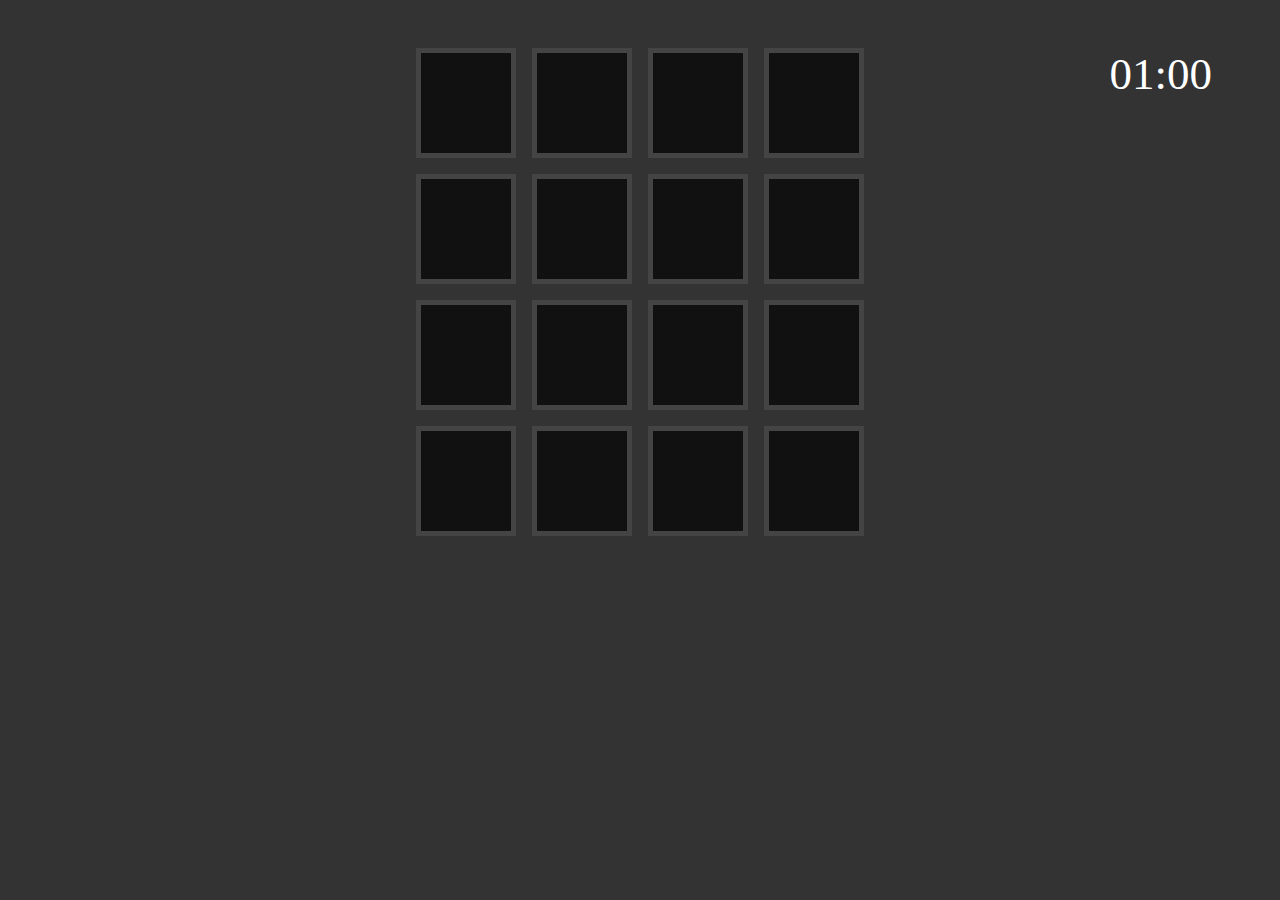
<file: index.html>
<!DOCTYPE html>
<html lang="ru">
<head>
    <title>Память</title>
    <meta charset="UTF-8">
    <meta name="viewport" content="width=device-width, initial-scale=1.0">
    <link rel="stylesheet" href="./style.css">
    <script defer src="./main.js"></script>
</head>
<body>
    <div class="cards"></div>
	<div class="button"></div>
    <div class="timer"></div>
</body>
</html>
</file>
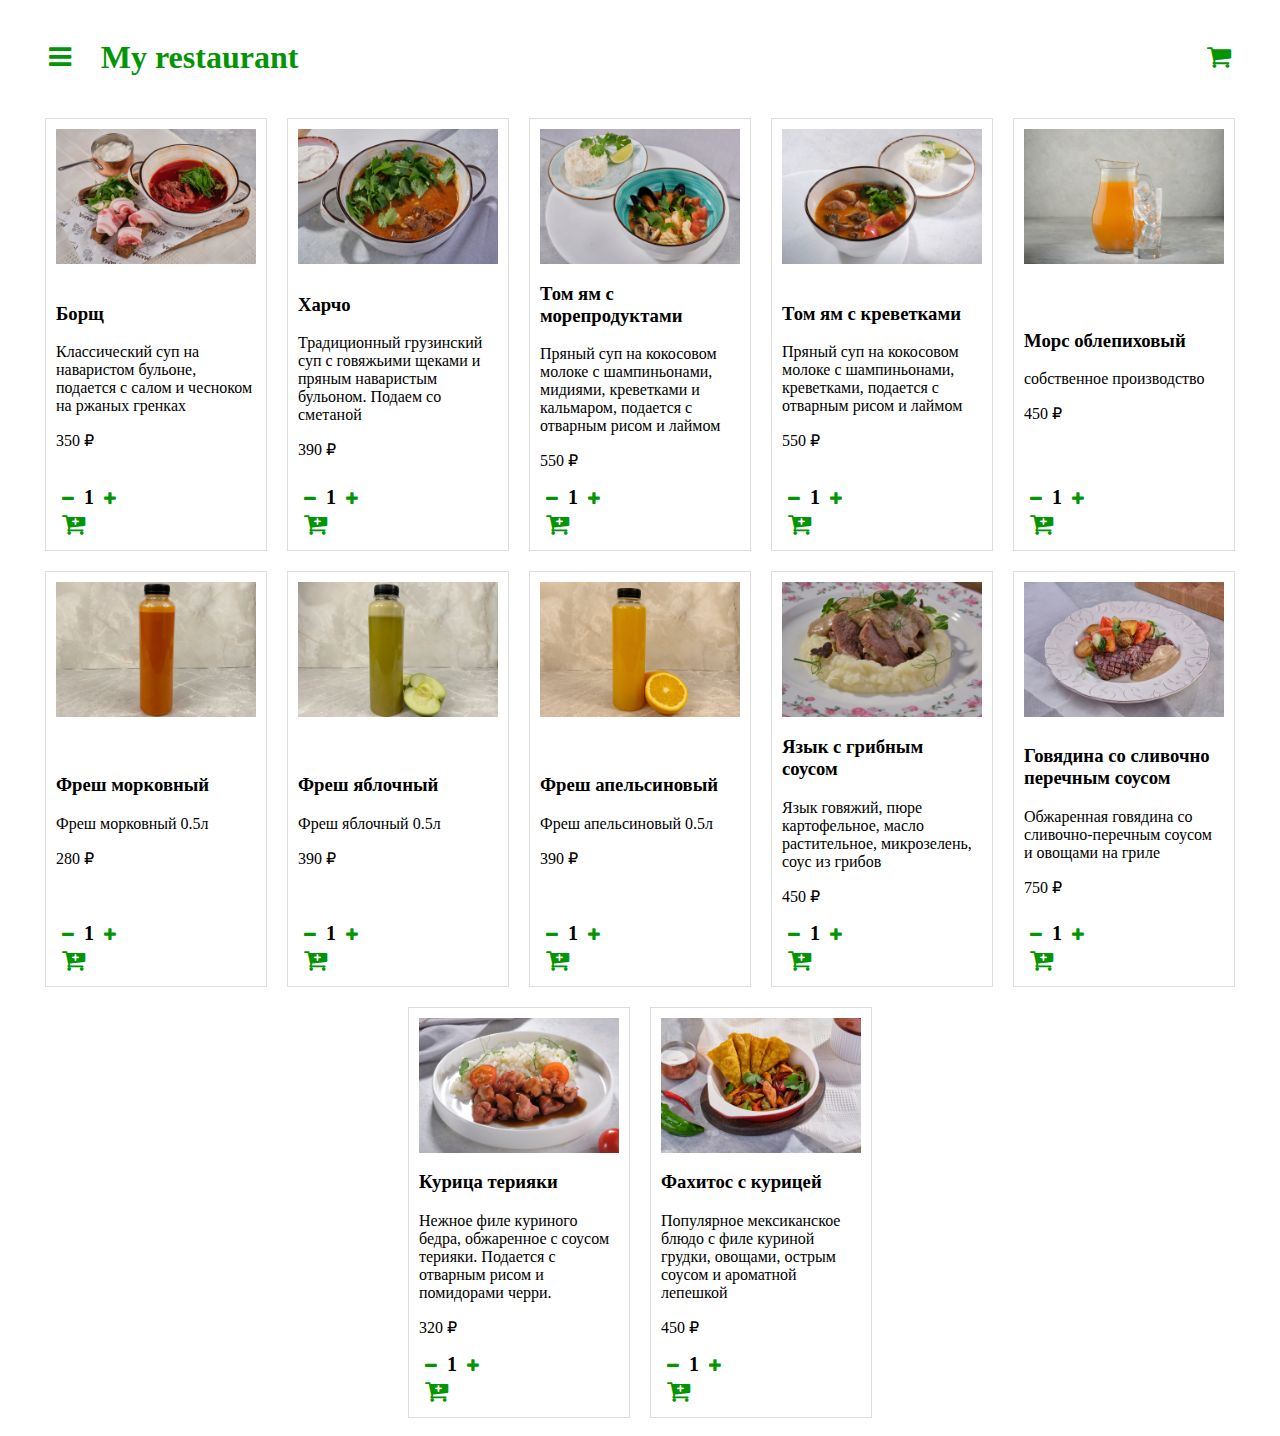
<file: JS-Homework/index.html>
<!DOCTYPE html>
<html lang="ru">
<head>
    <meta charset="UTF-8">
    <meta name="viewport" content="width=device-width, initial-scale=1.0">
    <link rel='stylesheet' href='https://cdnjs.cloudflare.com/ajax/libs/font-awesome/4.7.0/css/font-awesome.min.css'>
    <link rel="stylesheet" href="style.css">
    <title>My restaurant</title>
</head>
<body>
    <div id="imageModal" class="modal">
        <span class="close">&times;</span>
        <img class="modal-content" id="img01">
        <div id="caption"></div> 
    </div>
    <header>
        <div class="header-data-wrapper">
            <div class="bars-wrapper">
                <button class="bars-btn">
                    <i class='fa fa-bars'></i>
                </button>
            </div>
            <div class="header-data">
                <h1>My restaurant</h1>
                <button class="view-cart-btn">
                    <i class='fa fa-shopping-cart'></i>
                </button>
            </div>
        </div>
    </header>
    <div class="menu"></div>
    <div class="cart" class="cart">
        <h2>Корзина</h2>
        <ul class="cart-items"></ul>
        <p>Итого: <span class="total-amount">0.00</span> ₽</p>
        <button class="checkout-btn" disabled="true">ОФОРМИТЬ ЗАКАЗ</button>
    </div>

    <button class="arrow-up-btn">
        <i class='fa fa-arrow-up'></i>
    </button>
</body>
<script src="script.js"></script>
</html>
</file>
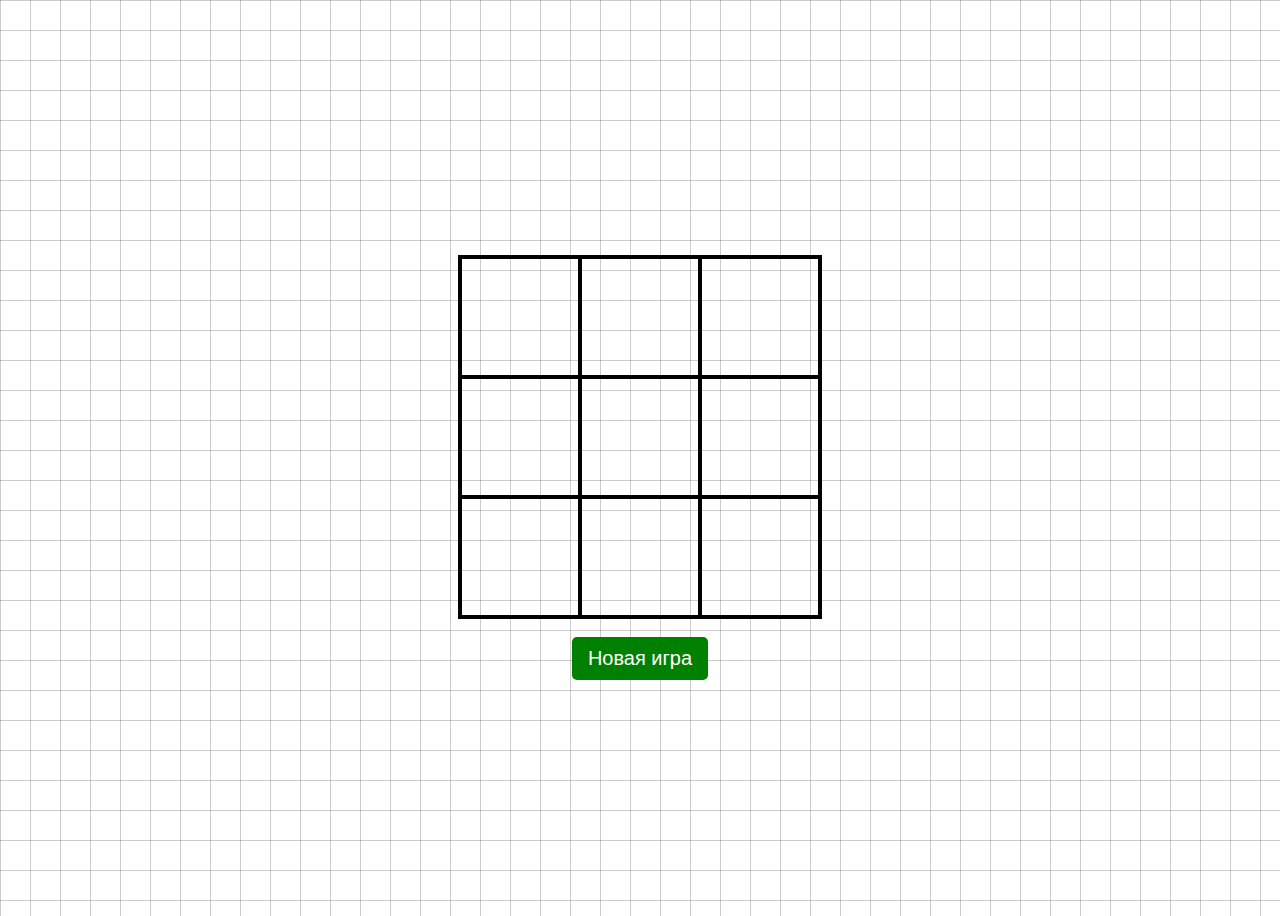
<file: lecture1 Крестики-нолики/index.html>
<!DOCTYPE html>
<html lang="en">
<head>
    <meta charset="UTF-8">
    <meta name="viewport" content="width=device-width, initial-scale=1.0">
    <link rel="stylesheet" href="style.css">
    <title>Крестики-нолики</title>
</head>
<body>
    <div class="res"></div>
    <div class="game">
        <div class="field"> <!-- .field*9 добавит 9 div field -->
            <!-- <svg class="circle">
                <circle r="45" cx="58" cy="58" 
                stroke="blue" stroke-width="10"
                fill="none">
            </svg> -->

            <!-- <svg class="cross">
                <line class="first" 
                x1="15" y1="15"
                x2="105" y2="105" 
                stroke="red"
                stroke-width="10"
                stroke-linecap="round"></line>
                <line class="second" 
                x1="105" y1="15"
                x2="15" y2="105" 
                stroke="red"
                stroke-width="10"
                stroke-linecap="round"></line>
            </svg> -->
        </div>
        <div class="field"></div>
        <div class="field"></div>
        <div class="field"></div>
        <div class="field"></div>
        <div class="field"></div>
        <div class="field"></div>
        <div class="field"></div>
        <div class="field"></div>
    </div>
    <button class="new-game">Новая игра</button>
</body>
<script src="index.js"></script>
</html>
</file>
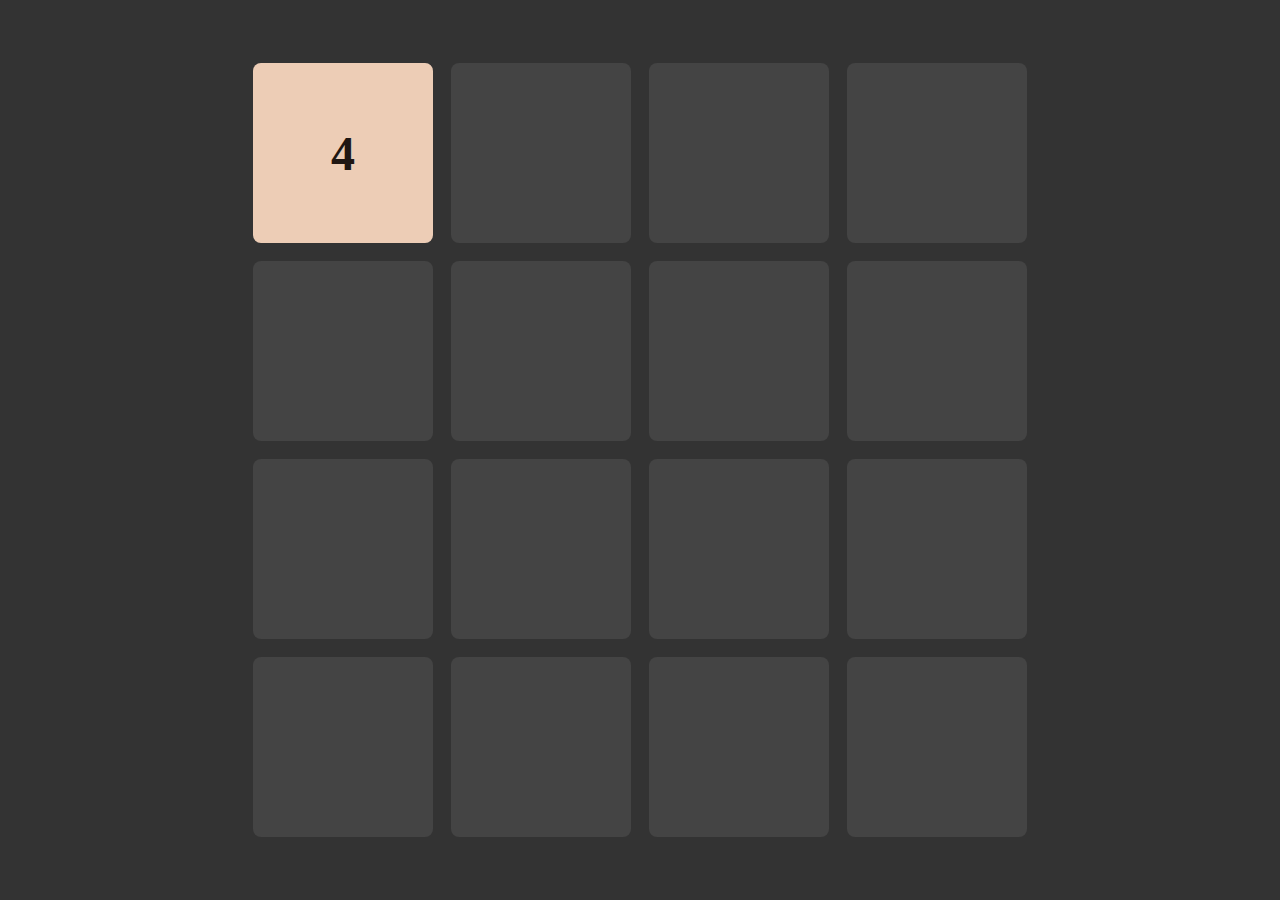
<file: lecture2_2048/index.html>
<!DOCTYPE html>
<html lang="ru">
<head>
    <meta charset="UTF-8">
    <meta name="viewport" content="width=device-width, initial-scale=1.0">
    <title>2048</title>
    <link rel="stylesheet" href="style.css">
</head>
<body>
    <div class="game-board">

    </div>
</body>
<script defer src="app.js" type="module"></script>
</html>
</file>
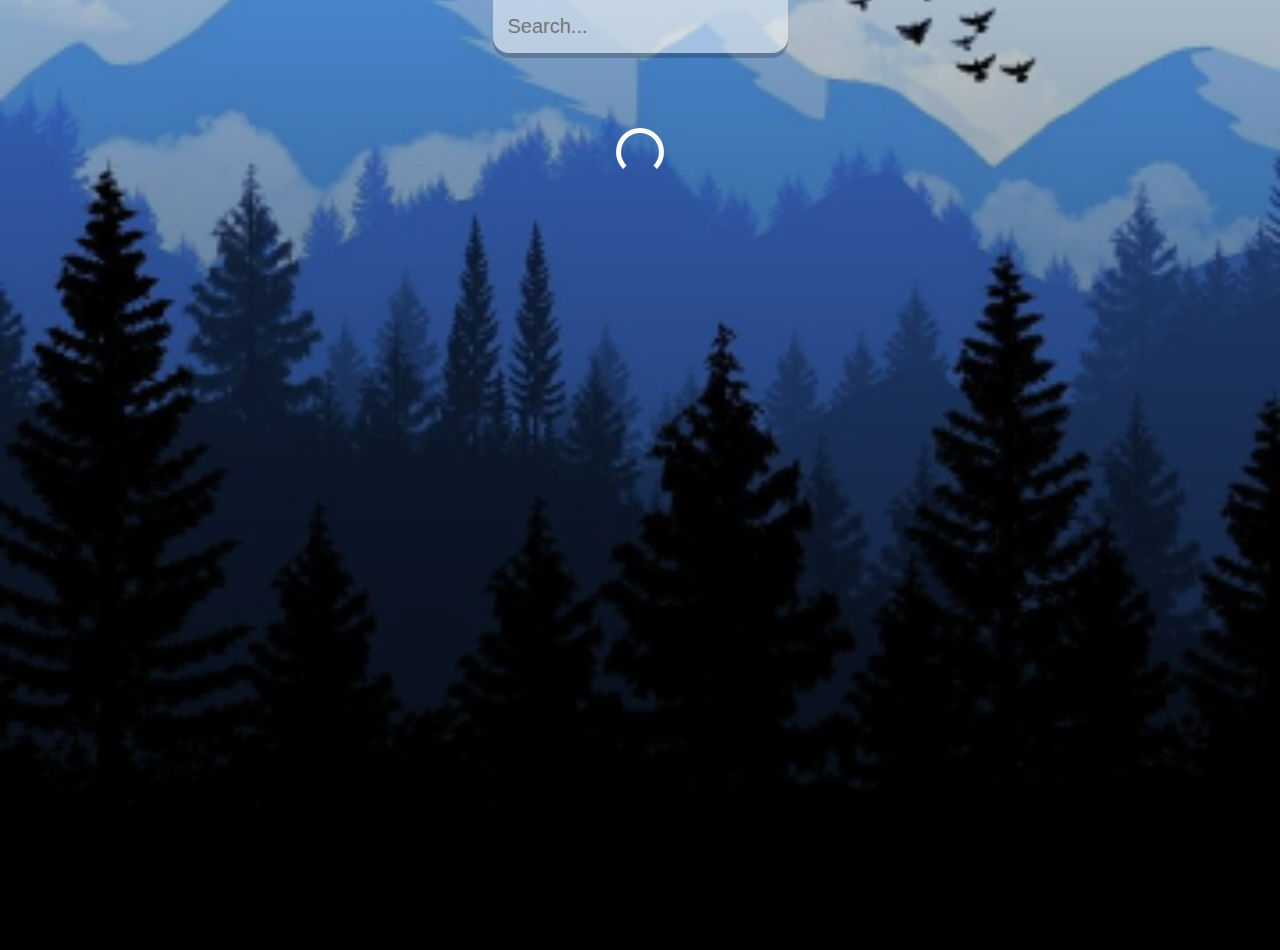
<file: lecture3 Погода/index.html>
<!DOCTYPE html>
<html lang="ru">
<head>
    <meta charset="UTF-8">
    <meta name="viewport" content="width=device-width, initial-scale=1.0">
    <link rel="stylesheet" href="style.css">
    <title>Weather</title>
</head>
<body>
    <div class="app">
        <main>
            <div class="search-box">
                <input type="text" placeholder="Search..." class="searchbar">
            </div>
            <div class="location-container">
                
            </div>
        </main>
    </div>
</body>
<script defer src="main.js"></script>
</html>
</file>
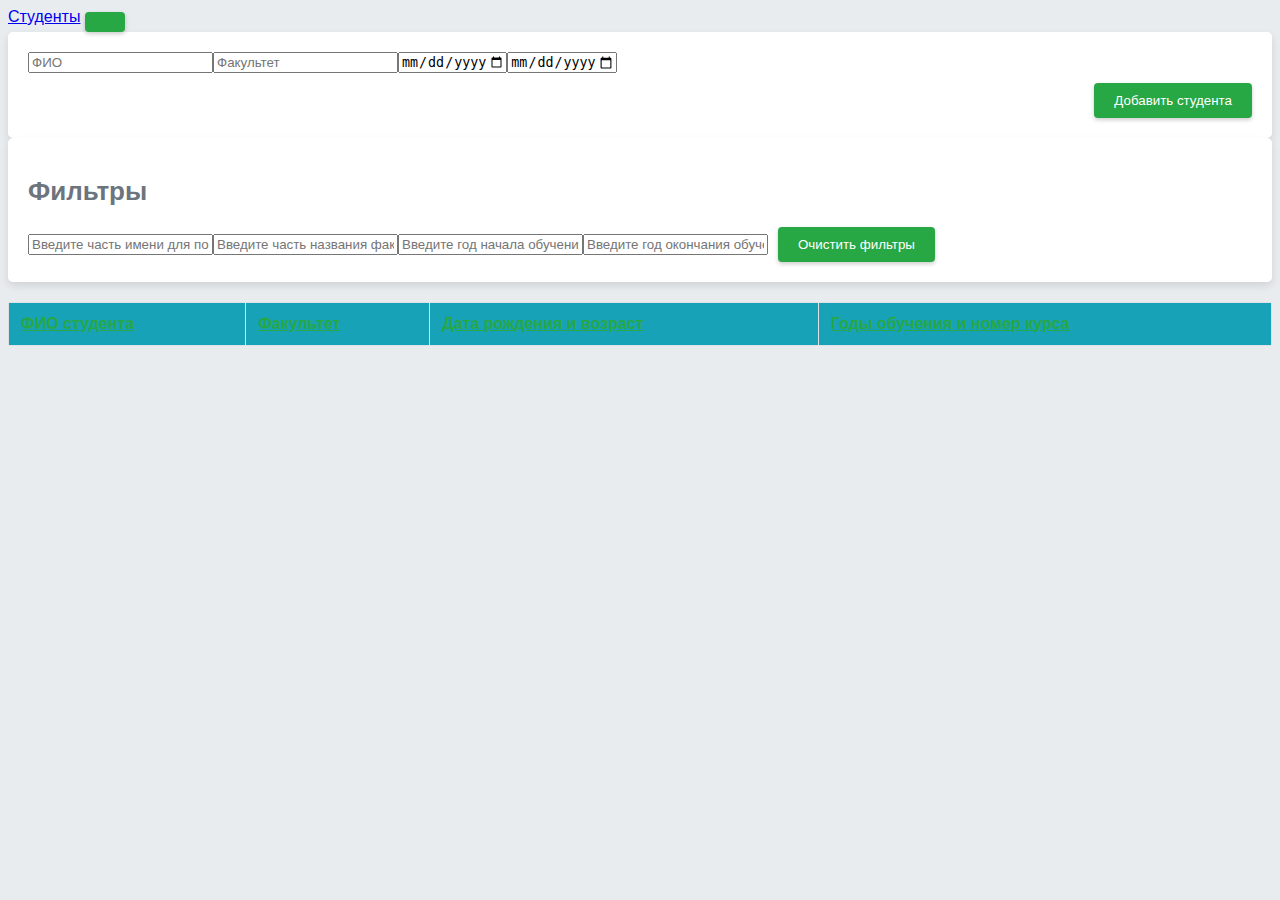
<file: module10/index.html>
<!DOCTYPE html>
<html lang="ru">
<head>
    <title>Таблица студентов</title>
    <meta charset="UTF-8">
    <meta name="viewport" content="width=device-width, initial-scale=1.0, shrink-to-fit=no">
    <link rel="stylesheet" 
          href="https://cdn.jsdelivr.net/npm/bootstrap@4.5.3/dist/css/bootstrap.min.css" 
          integrity="sha384-TX8t27EcRE3e/ihU7zmQxVncDAy5uIKz4rEkgIXeMed4M0jlfIDPvg6uqKI2xXr2" 
          crossorigin="anonymous">
    <link rel="stylesheet" href="./style.css">
    <script defer src="./main.js"></script>
</head>
<body>
    <header>
        <nav class="navbar navbar-expand-lg navbar-light bg-light">
            <a class="navbar-brand" href="#">Студенты</a>
            <button class="navbar-toggler" type="button" data-toggle="collapse" data-target="#navbarNav" aria-controls="navbarNav" aria-expanded="false" aria-label="Переключение навигации">
                <span class="navbar-toggler-icon"></span>
            </button>
            <div class="collapse navbar-collapse" id="navbarNav">
            </div>
        </nav>
    </header>

    <main class="container mt-4">
        <div id="input-form" class="input-form mb-3">
        </div>

        <div id="filter-form" class="filter-form mb-3">
            <h1>Фильтры</h1>
        </div>

        <div class="student-table">
            <table class="table table-striped table-hover">
                <thead class="thead-dark">
                    <tr>
                        <th scope="col" class="data-sort" data-sort-property="fullname" data-sort-order="asc">ФИО студента</th>
                        <th scope="col" class="data-sort" data-sort-property="faculty" data-sort-order="asc">Факультет</th>
                        <th scope="col" class="data-sort" data-sort-property="dateOfBirth" data-sort-order="asc">Дата рождения и возраст</th>
                        <th scope="col" class="data-sort" data-sort-property="yearStart" data-sort-order="asc">Годы обучения и номер курса</th>
                    </tr>
                </thead>
                <tbody id="table-body" class="table-body">
                </tbody>
            </table>
        </div>
    </main>
</body>
</html>
</file>
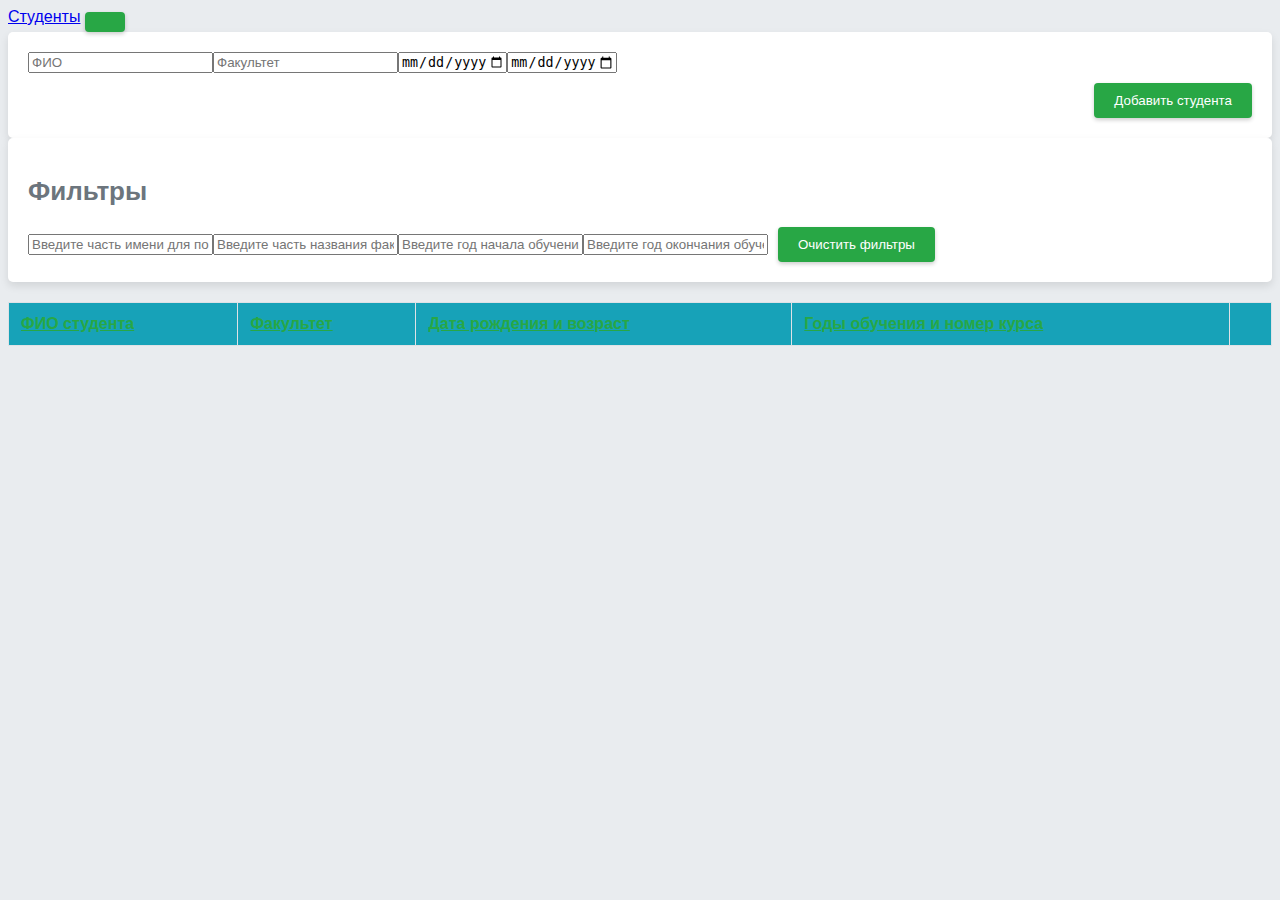
<file: module11/index.html>
<!DOCTYPE html>
<html lang="ru">
<head>
    <title>Таблица студентов</title>
    <meta charset="UTF-8">
    <meta name="viewport" content="width=device-width, initial-scale=1.0, shrink-to-fit=no">
    <link rel="stylesheet" 
          href="https://cdn.jsdelivr.net/npm/bootstrap@4.5.3/dist/css/bootstrap.min.css" 
          integrity="sha384-TX8t27EcRE3e/ihU7zmQxVncDAy5uIKz4rEkgIXeMed4M0jlfIDPvg6uqKI2xXr2" 
          crossorigin="anonymous">
    <link rel="stylesheet" href="./style.css">
    <script defer src="./main.js"></script>
</head>
<body>
    <header>
        <nav class="navbar navbar-expand-lg navbar-light bg-light">
            <a class="navbar-brand" href="#">Студенты</a>
            <button class="navbar-toggler" type="button" data-toggle="collapse" data-target="#navbarNav" aria-controls="navbarNav" aria-expanded="false" aria-label="Переключение навигации">
                <span class="navbar-toggler-icon"></span>
            </button>
            <div class="collapse navbar-collapse" id="navbarNav">
            </div>
        </nav>
    </header>

    <main class="container mt-4">
        <div id="input-form" class="input-form mb-3">
        </div>

        <div id="filter-form" class="filter-form mb-3">
            <h1>Фильтры</h1>
        </div>

        <div class="student-table">
            <table class="table table-striped table-hover">
                <thead class="thead-dark">
                    <tr>
                        <th scope="col" class="data-sort" data-sort-property="fullname" data-sort-order="asc">ФИО студента</th>
                        <th scope="col" class="data-sort" data-sort-property="faculty" data-sort-order="asc">Факультет</th>
                        <th scope="col" class="data-sort" data-sort-property="dateOfBirth" data-sort-order="asc">Дата рождения и возраст</th>
                        <th scope="col" class="data-sort" data-sort-property="yearStart" data-sort-order="asc">Годы обучения и номер курса</th>
                        <th scope="col" class="data-sort" data-sort-property="yearStart" data-sort-order="asc"></th>
                    </tr>
                </thead>
                <tbody id="table-body" class="table-body">
                </tbody>
            </table>
        </div>
    </main>
</body>
</html>
</file>
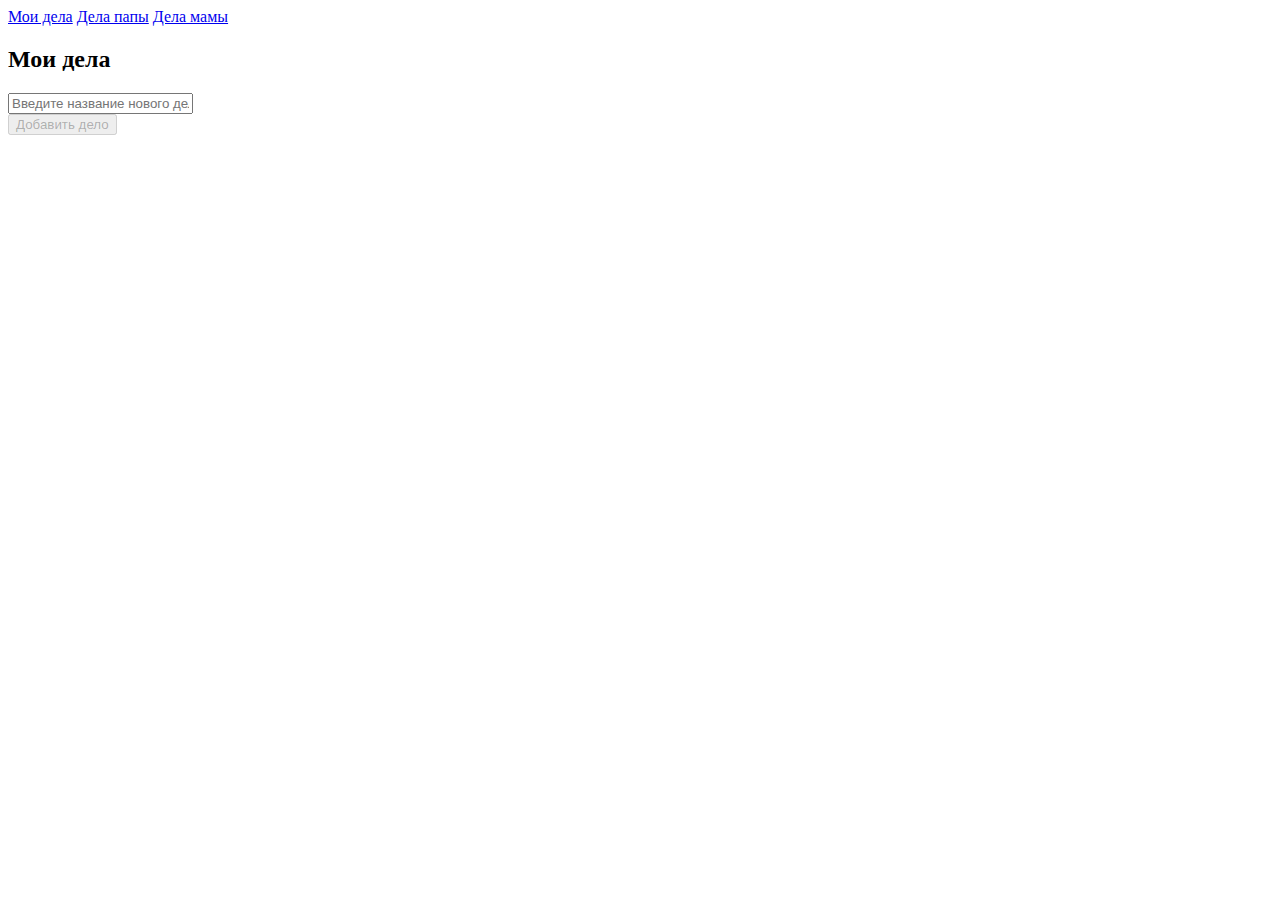
<file: module8/index.html>
<!DOCTYPE html>
<html lang="ru">
<head>
    <title>TODO</title>
    <meta charset="UTF-8">
    <meta name="viewport" content="width=device-width, initial-scale=1, shrink-to-fit=no">
    <link 
        rel="stylesheet"
        href="https://cdn.jsdelivr.net/npm/bootstrap@4.5.3/dist/css/bootstrap.min.css" 
        integrity="sha384-TX8t27EcRE3e/ihU7zmQxVncDAy5uIKz4rEkgIXeMed4M0jlfIDPvg6uqKI2xXr2" 
        crossorigin="anonymous">
    <script defer src="./todo-app.js"></script>
    <script>
        document.addEventListener('DOMContentLoaded', function() {
            createTodoApp(document.getElementById('todo-app'), 'my', 'Мои дела');
        });
    </script>
</head>
<body>
    <div class="container mb-5">
        <nav class="nav">
            <a class="nav-link" href="index.html">Мои дела</a>
            <a class="nav-link" href="dad.html">Дела папы</a>
            <a class="nav-link" href="mom.html">Дела мамы</a>
        </nav>
    </div>
    <div id="todo-app" class="container"></div>
</body>
</html>
</file>
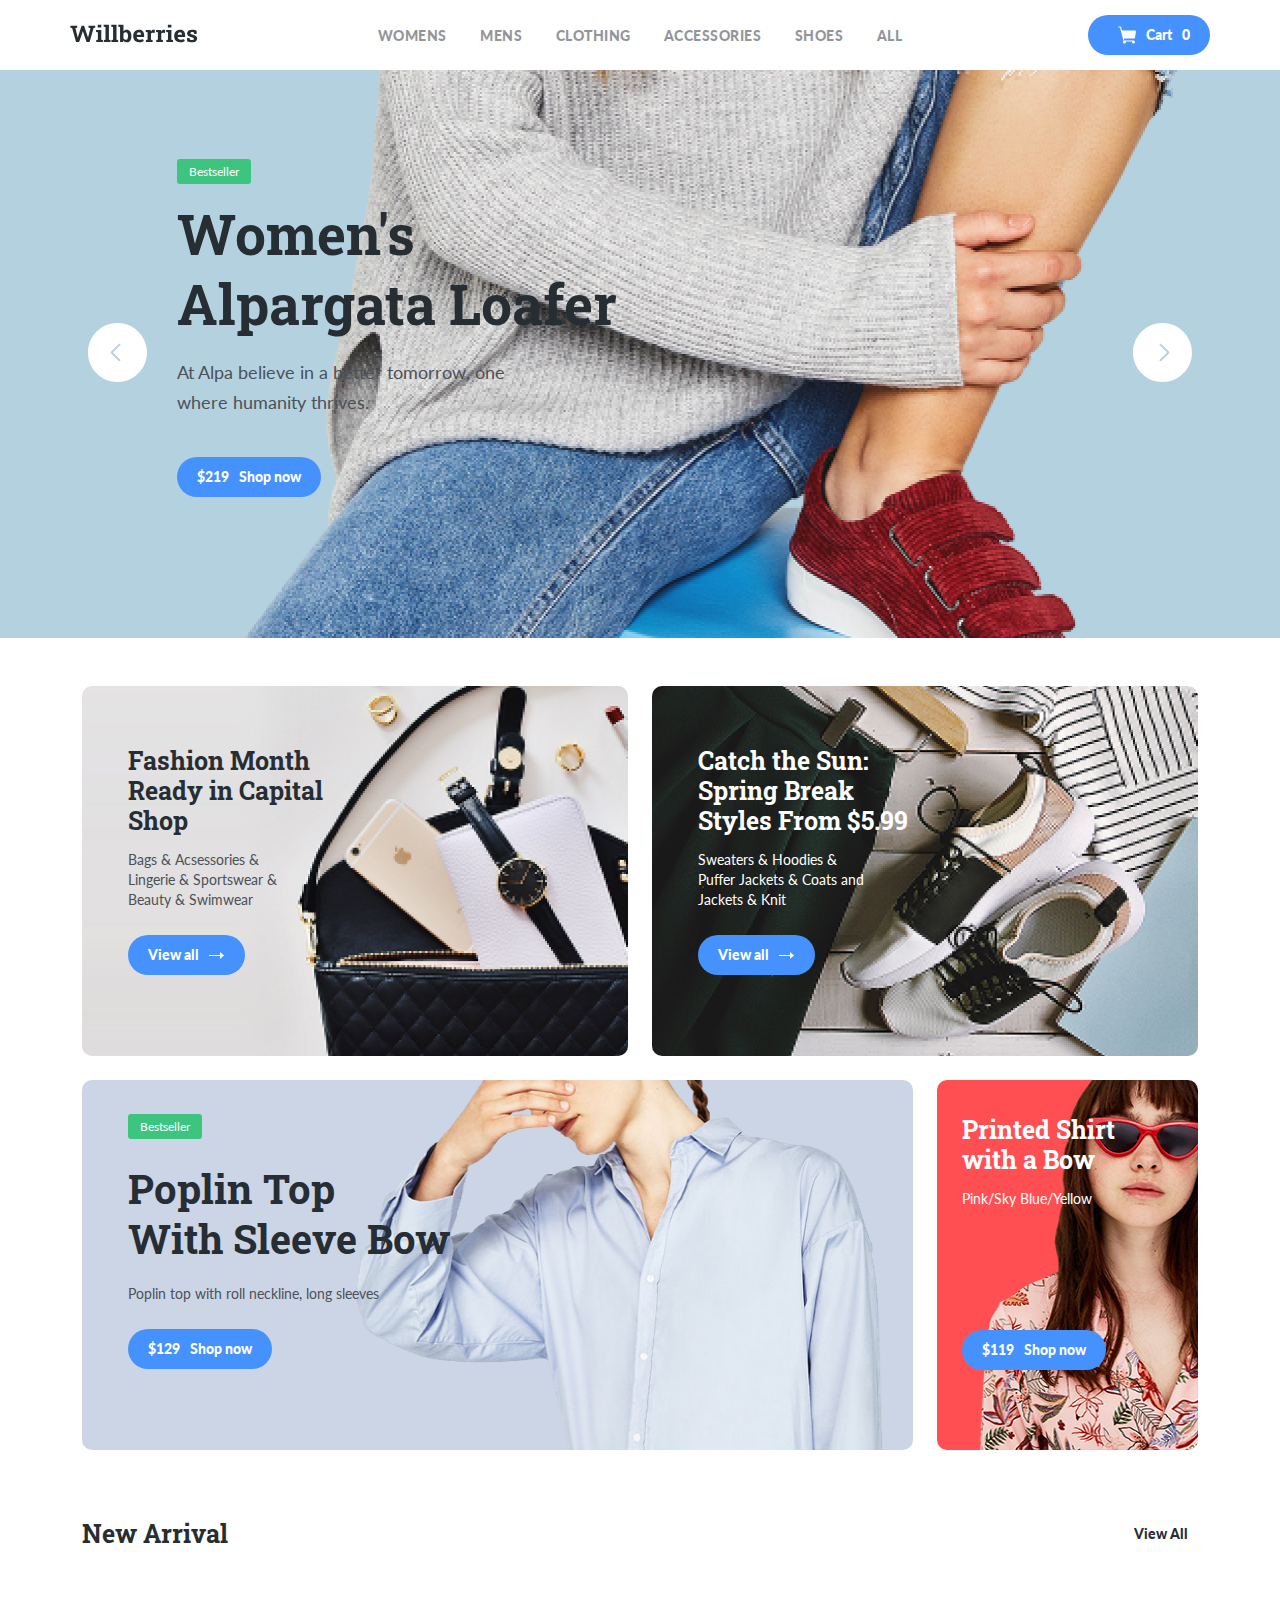
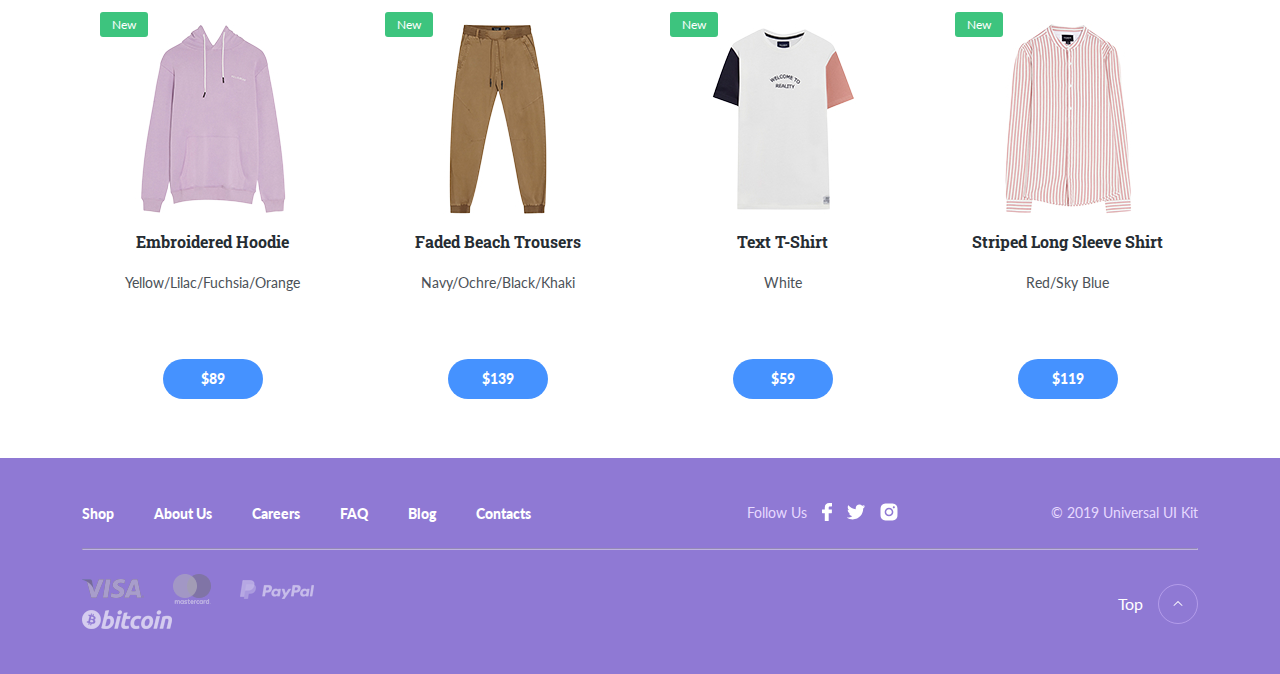
<file: lecture4 Маркетплейс/wilberries-main/index.html>
<!DOCTYPE html>
<html lang="en">
<head>
	<meta charset="UTF-8">
	<meta name="viewport" content="width=device-width, initial-scale=1.0">
	<title>Willberries</title>
	<link rel="preconnect" href="https://fonts.gstatic.com">
	<link rel="apple-touch-icon" sizes="180x180" href="favicon/apple-touch-icon.png">
	<link rel="icon" type="image/png" sizes="32x32" href="favicon/favicon-32x32.png">
	<link rel="icon" type="image/png" sizes="16x16" href="favicon/favicon-16x16.png">
	<link rel="mask-icon" href="favicon/safari-pinned-tab.svg" color="#5bbad5">
	<meta name="msapplication-TileColor" content="#da532c">
	<meta name="theme-color" content="#ffffff">
	<link href="https://fonts.googleapis.com/css2?family=Lato:wght@400;900&display=swap" rel="stylesheet">
	<link href="https://fonts.googleapis.com/css2?family=Roboto+Slab:wght@700&display=swap" rel="stylesheet">
	<link rel="stylesheet" href="css/bootstrap-grid.min.css">
	<link rel="stylesheet" href="css/swiper-bundle.min.css"/>
	<link rel="stylesheet" href="css/style.css">
</head>
<!-- class="show-goods" -->
<body id="body">
	<header class="container header px-4 px-md-0">
		<div class="row justify-content-between align-items-center">
			<div class="col-lg-2 col-6">
				<a href="#" class="logo-link">
					<img width="128" src="img/logo.svg" alt="logo: Willberries" class="logo-image">
				</a>
			</div>
			<div class="col-lg-6 d-none d-lg-block">
				<nav>
					<ul class="navigation d-flex justify-content-around">
						<li class="navigation-item">
							<a href="#" class="navigation-link" data-field="gender">Womens</a>
						</li>
						<li class="navigation-item">
							<a href="#" class="navigation-link" data-field="gender">Mens</a>
						</li>
						<li class="navigation-item">
							<a href="#" class="navigation-link" data-field="category">Clothing</a>
						</li>
						<li class="navigation-item">
							<a href="#" class="navigation-link" data-field="category">Accessories</a>
						</li>
						<li class="navigation-item">
							<a href="#" class="navigation-link" data-field="category">Shoes</a>
						</li>
						<li class="navigation-item">
							<a href="#" class="navigation-link" >All</a>
						</li>

					</ul>
				</nav>
			</div>
			<div class="col-lg-2 col-6 d-flex justify-content-end">
				<button class="button button-cart">
					<img class="button-icon" src="img/cart.svg" alt="icon: cart">
					<span class="button-text">Cart</span>
					<span class="button-text cart-count">0</span>
				</button>
			</div>
		</div>
		<!-- /.row -->
	</header>
	<section class="slider swiper-container">
		<div class="swiper-wrapper">
			<section class="slide slide-1 swiper-slide">
				<div class="container">
					<div class="row">
						<div class="col-lg-4 col-10 offset-lg-1">
							<span class="label">Bestseller</span>
							<h2 class="slide-title">Women's Alpargata Loafer</h2>
							<p class="slide-description">At Alpa believe in a better tomorrow, one where humanity thrives.</p>
							<button class="button add-to-cart" data-id="003">
								<span class="button-price">$219</span>
								<span class="button-text">Shop now</span>
							</button>
						</div>
						<!-- /.col-4 offset-lg-1 -->
					</div>
					<!-- /.row -->
				</div>
				<!-- /.container -->
			</section>
			<section class="slide slide-1 swiper-slide">
				<div class="container">
					<div class="row">
						<div class="col-lg-4 col-10 offset-lg-1">
							<span class="label">New</span>
							<h2 class="slide-title">Text T-Shirt</h2>
							<p class="slide-description">Women’s pearl basic knit sweater with a round neck. Available in several colours. Free shipping to stores.</p>
							<button class="button add-to-cart" data-id="004">
								<span class="button-price">$119</span>
								<span class="button-text">Shop now</span>
							</button>
						</div>
						<!-- /.col-4 offset-lg-1 -->
					</div>
					<!-- /.row -->
				</div>
				<!-- /.container -->
			</section>
			<section class="slide slide-1 swiper-slide">
				<div class="container">
					<div class="row">
						<div class="col-lg-4 col-10 offset-lg-1">
							<span class="label">Bestseller</span>
							<h2 class="slide-title">Sweater Choker Neck</h2>
							<p class="slide-description">Women’s pearl basic knit sweater with a round neck. Available in several colours. Free shipping to stores.</p>
							<button class="button add-to-cart" data-id="005">
								<span class="button-price">$319</span>
								<span class="button-text">Shop now</span>
							</button>
						</div>
						<!-- /.col-4 offset-lg-1 -->
					</div>
					<!-- /.row -->
				</div>
				<!-- /.container -->
			</section>
		</div>
		<!-- /.swiper-wrapper -->
		<div class="slider-nav">
			<div class="container">
				<div class="row justify-content-between">
					<div class="col-1">
						<button class="slider-button slider-button-prev">
							<img src="img/arrow-prev.svg" alt="icon: arrow-prev">
						</button>
					</div>
					<!-- /.col-1 -->
					<div class="col-1">
						<button class="slider-button slider-button-next">
							<img src="img/arrow-next.svg" alt="icon: arrow-prev">
						</button>
					</div>
					<!-- /.col-1 -->
				</div>
				<!-- /.row -->
			</div>
			<!-- /.container -->
		</div>
		<!-- /.slider-nav -->
	</section>
	<!-- /.slider -->
	<section class="special-offers container pt-5 pb-4">
		<div class="row mb-4">
			<div class="col-xl-6">
				<div class="card card-1 mb-4">
					<h3 class="card-title">Fashion Month Ready in Capital Shop</h3>
					<p class="card-text">Bags & Acsessories & Lingerie & Sportswear & Beauty & Swimwear</p>
					<button class="button">
						<span class="button-text">View all</span>
						<img src="img/arrow.svg" alt="icon: arrow" class="button-icon">
					</button>
				</div>
				<!-- /.card -->
			</div>
			<!-- /.col-6 -->
			<div class="col-xl-6">
				<div class="card card-2 mb-4">
					<h3 class="card-title text-light">Catch the Sun: Spring Break Styles From $5.99</h3>
					<p class="card-text text-light">Sweaters & Hoodies & Puffer Jackets & Coats and Jackets & Knit</p>
					<button class="button">
						<span class="button-text">View all</span>
						<img src="img/arrow.svg" alt="icon: arrow" class="button-icon">
					</button>
				</div>
				<!-- /.card -->
			</div>
			<!-- /.col-6 -->
			<div class="col-xl-9 col-lg-6 mb-4">
				<div class="card card-3">
					<span class="label">Bestseller</span>
					<h3 class="card-title large">Poplin Top <br>With Sleeve Bow</h3>
					<p class="card-text large">Poplin top with roll neckline, long sleeves</p>
					<button class="button add-to-cart" data-id="002">
						<span class="button-price">$129</span>
						<span class="button-text">Shop now</span>
					</button>
				</div>
				<!-- /.card -->
			</div>
			<!-- /.col-9 -->
			<div class="col-xl-3 col-lg-6">
				<div class="card card-4">
					<h3 class="card-title text-light mw-160">Printed Shirt with a Bow</h3>
					<p class="card-text text-light">Pink/Sky Blue/Yellow</p>
					<button class="button add-to-cart button-four" data-id="009">
						<span class="button-price">$119</span>
						<span class="button-text">Shop now</span>
					</button>
				</div>
				<!-- /.card -->
			</div>
			<!-- /.col-3 -->
		</div>
		<!-- /.row -->
		<div class="row align-items-center mb-4">
			<div class="col-9">
				<h2 class="section-title">New Arrival</h2>
			</div>
			<!-- /.col-9 -->
			<div class="col-3 d-flex justify-content-end">
				<a href="#" class="more">View All</a>
			</div>
			<!-- /.col-3 -->
		</div>
		<!-- /.row -->
		<div class="short-goods row">
			<div class="col-lg-3 col-sm-6">
				<div class="goods-card">
					<span class="label">New</span>
					<!-- /.label --><img src="img/image-119.jpg" alt="image: Hoodie" class="goods-image">
					<h3 class="goods-title">Embroidered Hoodie</h3>
					<!-- /.goods-title -->
					<p class="goods-description">Yellow/Lilac/Fuchsia/Orange</p>
					<!-- /.goods-description -->
					<!-- /.goods-price -->
					<button class="button goods-card-btn add-to-cart" data-id="012">
						<span class="button-price">$89</span>
					</button>
				</div>
				<!-- /.goods-card -->
			</div>
			<!-- /.col-3 -->
			<div class="col-lg-3 col-sm-6">
				<div class="goods-card">
					<span class="label">New</span>
					<!-- /.label --><img src="img/image-120.jpg" alt="image: Faded Beach Trousers" class="goods-image">
					<h3 class="goods-title">Faded Beach Trousers</h3>
					<!-- /.goods-title -->
					<p class="goods-description">Navy/Ochre/Black/Khaki</p>
					<!-- /.goods-description -->
					<button class="button goods-card-btn add-to-cart" data-id="011">
						<span class="button-price">$139</span>
					</button>
					<!-- /.goods-price -->
				</div>
				<!-- /.goods-card -->
			</div>
			<!-- /.col-3 -->
			<div class="col-lg-3 col-sm-6">
				<div class="goods-card">
					<span class="label">New</span>
					<!-- /.label --><img src="img/image-121.jpg" alt="image: Text T-Shirt" class="goods-image">
					<h3 class="goods-title">Text T-Shirt</h3>
					<!-- /.goods-title -->
					<p class="goods-description">White</p>
					<!-- /.goods-description -->
					<button class="button goods-card-btn add-to-cart" data-id="010">
						<span class="button-price">$59</span>
					</button>
					<!-- /.goods-price -->
				</div>
				<!-- /.goods-card -->
			</div>
			<!-- /.col-3 -->
			<div class="col-lg-3 col-sm-6">
				<div class="goods-card">
					<span class="label">New</span>
					<!-- /.label --><img src="img/image-122.jpg" alt="image: Striped Long Sleeve Shirt" class="goods-image">
					<h3 class="goods-title">Striped Long Sleeve Shirt</h3>
					<!-- /.goods-title -->
					<p class="goods-description">Red/Sky Blue</p>
					<!-- /.goods-description -->
					<button class="button goods-card-btn add-to-cart" data-id="001">
						<span class="button-price">$119</span>
					</button>
					<!-- /.goods-price -->
				</div>
				<!-- /.goods-card -->
			</div>
			<!-- /.col-3 -->
		</div>
		<!-- /.row -->
	</section>
	<!-- /.container -->
	<section class="long-goods">
		<div class="container">
			<div class="row align-items-center mb-4">
				<div class="col-12">
					<h2 class="section-title">Category</h2>
				</div>
				<!-- /.col-12 -->
			</div>
			<div class="row long-goods-list">
				<div class="col-lg-3 col-sm-6">
					<div class="goods-card">
						<span class="label">New</span>
						<!-- /.label --><img src="img/image-119.jpg" alt="image: Hoodie" class="goods-image">
						<h3 class="goods-title">Embroidered Hoodie</h3>
						<!-- /.goods-title -->
						<p class="goods-description">Yellow/Lilac/Fuchsia/Orange</p>
						<!-- /.goods-description -->
						<!-- /.goods-price -->
						<button class="button goods-card-btn add-to-cart" data-id="007">
							<span class="button-price">$89</span>
						</button>
					</div>
					<!-- /.goods-card -->
				</div>
				<!-- /.col-3 -->
				<div class="col-lg-3 col-sm-6">
					<div class="goods-card">
						<span class="label">New</span>
						<!-- /.label --><img src="img/image-120.jpg" alt="image: Faded Beach Trousers" class="goods-image">
						<h3 class="goods-title">Faded Beach Trousers</h3>
						<!-- /.goods-title -->
						<p class="goods-description">Navy/Ochre/Black/Khaki</p>
						<!-- /.goods-description -->
						<button class="button goods-card-btn add-to-cart" data-id="007">
							<span class="button-price">$139</span>
						</button>
						<!-- /.goods-price -->
					</div>
					<!-- /.goods-card -->
				</div>
				<!-- /.col-3 -->
				<div class="col-lg-3 col-sm-6">
					<div class="goods-card">
						<span class="label">New</span>
						<!-- /.label --><img src="img/image-121.jpg" alt="image: Text T-Shirt" class="goods-image">
						<h3 class="goods-title">Text T-Shirt</h3>
						<!-- /.goods-title -->
						<p class="goods-description">White</p>
						<!-- /.goods-description -->
						<button class="button goods-card-btn add-to-cart" data-id="007">
							<span class="button-price">$59</span>
						</button>
						<!-- /.goods-price -->
					</div>
					<!-- /.goods-card -->
				</div>
				<!-- /.col-3 -->
				<div class="col-lg-3 col-sm-6">
					<div class="goods-card">
						<span class="label">New</span>
						<!-- /.label --><img src="img/image-122.jpg" alt="image: Striped Long Sleeve Shirt" class="goods-image">
						<h3 class="goods-title">Striped Long Sleeve Shirt</h3>
						<!-- /.goods-title -->
						<p class="goods-description">Red/Sky Blue</p>
						<!-- /.goods-description -->
						<button class="button goods-card-btn add-to-cart" data-id="001">
							<span class="button-price">$119</span>
						</button>
						<!-- /.goods-price -->
					</div>
					<!-- /.goods-card -->
				</div>
				<!-- /.col-3 -->
				<div class="col-lg-3 col-sm-6">
					<div class="goods-card">
						<span class="label">New</span>
						<!-- /.label --><img src="img/image-119.jpg" alt="image: Hoodie" class="goods-image">
						<h3 class="goods-title">Embroidered Hoodie</h3>
						<!-- /.goods-title -->
						<p class="goods-description">Yellow/Lilac/Fuchsia/Orange</p>
						<!-- /.goods-description -->
						<!-- /.goods-price -->
						<button class="button goods-card-btn add-to-cart" data-id="007">
							<span class="button-price">$89</span>
						</button>
					</div>
					<!-- /.goods-card -->
				</div>
				<!-- /.col-3 -->
				<div class="col-lg-3 col-sm-6">
					<div class="goods-card">
						<span class="label">New</span>
						<!-- /.label --><img src="img/image-120.jpg" alt="image: Faded Beach Trousers" class="goods-image">
						<h3 class="goods-title">Faded Beach Trousers</h3>
						<!-- /.goods-title -->
						<p class="goods-description">Navy/Ochre/Black/Khaki</p>
						<!-- /.goods-description -->
						<button class="button goods-card-btn add-to-cart" data-id="007">
							<span class="button-price">$139</span>
						</button>
						<!-- /.goods-price -->
					</div>
					<!-- /.goods-card -->
				</div>
				<!-- /.col-3 -->
				<div class="col-lg-3 col-sm-6">
					<div class="goods-card">
						<span class="label">New</span>
						<!-- /.label --><img src="img/image-121.jpg" alt="image: Text T-Shirt" class="goods-image">
						<h3 class="goods-title">Text T-Shirt</h3>
						<!-- /.goods-title -->
						<p class="goods-description">White</p>
						<!-- /.goods-description -->
						<button class="button goods-card-btn add-to-cart" data-id="007">
							<span class="button-price">$59</span>
						</button>
						<!-- /.goods-price -->
					</div>
					<!-- /.goods-card -->
				</div>
				<!-- /.col-3 -->
				<div class="col-lg-3 col-sm-6">
					<div class="goods-card">
						<span class="label">New</span>
						<!-- /.label --><img src="img/image-122.jpg" alt="image: Striped Long Sleeve Shirt" class="goods-image">
						<h3 class="goods-title">Striped Long Sleeve Shirt</h3>
						<!-- /.goods-title -->
						<p class="goods-description">Red/Sky Blue</p>
						<!-- /.goods-description -->
						<button class="button goods-card-btn add-to-cart" data-id="001">
							<span class="button-price">$119</span>
						</button>
						<!-- /.goods-price -->
					</div>
					<!-- /.goods-card -->
				</div>
				<!-- /.col-3 -->
				<div class="col-lg-3 col-sm-6">
					<div class="goods-card">
						<span class="label">New</span>
						<!-- /.label --><img src="img/image-119.jpg" alt="image: Hoodie" class="goods-image">
						<h3 class="goods-title">Embroidered Hoodie</h3>
						<!-- /.goods-title -->
						<p class="goods-description">Yellow/Lilac/Fuchsia/Orange</p>
						<!-- /.goods-description -->
						<!-- /.goods-price -->
						<button class="button goods-card-btn add-to-cart" data-id="007">
							<span class="button-price">$89</span>
						</button>
					</div>
					<!-- /.goods-card -->
				</div>
				<!-- /.col-3 -->
				<div class="col-lg-3 col-sm-6">
					<div class="goods-card">
						<span class="label">New</span>
						<!-- /.label --><img src="img/image-120.jpg" alt="image: Faded Beach Trousers" class="goods-image">
						<h3 class="goods-title">Faded Beach Trousers</h3>
						<!-- /.goods-title -->
						<p class="goods-description">Navy/Ochre/Black/Khaki</p>
						<!-- /.goods-description -->
						<button class="button goods-card-btn add-to-cart" data-id="007">
							<span class="button-price">$139</span>
						</button>
						<!-- /.goods-price -->
					</div>
					<!-- /.goods-card -->
				</div>
				<!-- /.col-3 -->
				<div class="col-lg-3 col-sm-6">
					<div class="goods-card">
						<span class="label">New</span>
						<!-- /.label --><img src="img/image-121.jpg" alt="image: Text T-Shirt" class="goods-image">
						<h3 class="goods-title">Text T-Shirt</h3>
						<!-- /.goods-title -->
						<p class="goods-description">White</p>
						<!-- /.goods-description -->
						<button class="button goods-card-btn add-to-cart" data-id="007">
							<span class="button-price">$59</span>
						</button>
						<!-- /.goods-price -->
					</div>
					<!-- /.goods-card -->
				</div>
				<!-- /.col-3 -->
				<div class="col-lg-3 col-sm-6">
					<div class="goods-card">
						<span class="label">New</span>
						<!-- /.label --><img src="img/image-122.jpg" alt="image: Striped Long Sleeve Shirt" class="goods-image">
						<h3 class="goods-title">Striped Long Sleeve Shirt</h3>
						<!-- /.goods-title -->
						<p class="goods-description">Red/Sky Blue</p>
						<!-- /.goods-description -->
						<button class="button goods-card-btn add-to-cart" data-id="001">
							<span class="button-price">$119</span>
						</button>
						<!-- /.goods-price -->
					</div>
					<!-- /.goods-card -->
				</div>
				<!-- /.col-3 -->
			</div>
		</div>

	</section>
	<footer class="footer">
		<div class="container">
			<div class="row">
				<div class="col-xl-7 mb-4 mb-xl-0">
					<nav>
						<ul class="footer-menu d-sm-flex">
							<li class="footer-menu-item"><a href="#" class="footer-menu-link">Shop</a></li>
							<li class="footer-menu-item"><a href="#" class="footer-menu-link">About Us</a></li>
							<li class="footer-menu-item"><a href="#" class="footer-menu-link">Careers</a></li>
							<li class="footer-menu-item"><a href="#" class="footer-menu-link">FAQ </a></li>
							<li class="footer-menu-item"><a href="#" class="footer-menu-link">Blog</a></li>
							<li class="footer-menu-item"><a href="#" class="footer-menu-link">Contacts</a></li>
						</ul>
					</nav>
				</div>
				<!-- /.col-7 -->
				<div class="col-lg-3 d-flex align-items-center">
					<span class="footer-text">Follow Us</span>
					<span class="footer-social d-inline-flex align-items-center">
            <a href="#" class="social-link">
              <img src="img/Facebook.svg" alt="Facebook">
            </a>
            <a href="#" class="social-link">
              <img src="img/Twitter.svg" alt="Twitter">
            </a>
            <a href="#" class="social-link">
              <img src="img/Instagram.svg" alt="Instagram">
            </a>
          </span>
				</div>
				<!-- /.col-3 -->
				<div class="col-xl-2 col-lg-3 d-flex justify-content-lg-end mt-4 mt-lg-0">
					<span class="footer-text">© 2019 Universal UI Kit</span>
				</div>
				<!-- /.col-2 -->
			</div>
			<!-- /.row -->
			<hr class="footer-line mt-4 mb-4">
			<div class="row justify-content-between">
				<div class="col-lg-4 col-sm-9">
					<img class="payment-logo" src="img/visa.png" alt="visa logo">
					<img class="payment-logo" src="img/master-card.png" alt="master card logo">
					<img class="payment-logo" src="img/paypal.png" alt="paypal logo ">
					<img class="payment-logo" src="img/bitcoin.png" alt="bitcoin logo">
				</div>
				<!-- /.col-4 -->
				<div class="col-lg-2 col-sm-1 d-flex justify-content-end">
					<a href="#body" class="scroll-link top-link d-flex align-items-center">
						<span class="top-link-text">Top</span>
						<img src="img/top.svg" alt="icon: arrow top">
					</a>
				</div>
				<!-- /.col-2 -->
			</div>
			<!-- /.row -->
		</div>
		<!-- /.container -->
	</footer>
	<div class="overlay" id="modal-cart">
		<div class="modal">
			<header class="modal-header">
				<h2 class="modal-title">Cart</h2>
				<button class="modal-close">x</button>
			</header>
			<table class="cart-table">
				<colgroup>
					<col class="col-goods">
					<col class="col-price">
					<col class="col-minus">
					<col class="col-qty">
					<col class="col-plus">
					<col class="col-total-price">
					<col class="col-delete">
				</colgroup>
				<thead>
				<tr>
					<th>Good(s)</th>
					<th>Price</th>
					<th colspan="3">Qty.</th>
					<th colspan="2">Total</th>
				</tr>
				</thead>
				<tbody class="cart-table__goods">
				



				</tbody>
				<tfoot>
				<tr>
					<th colspan="5">Total:</th>
					<th class="card-table__total" colspan="2"></th>
				</tr>

				</tfoot>
			</table>
			<form class="modal-form" action="">
				<input class="modal-input" type="text" placeholder="Имя" name="nameCustomer">
				<input class="modal-input" type="text" placeholder="Телефон" name="phoneCustomer">
				<button class="button cart-buy">
					<span class="button-text">Checkout</span>
				</button>
			</form>
		</div>
	</div>
	<script src="js/swiper-bundle.min.js"></script>
	<script src="js/main.js"></script>
</body>
</html>
</file>
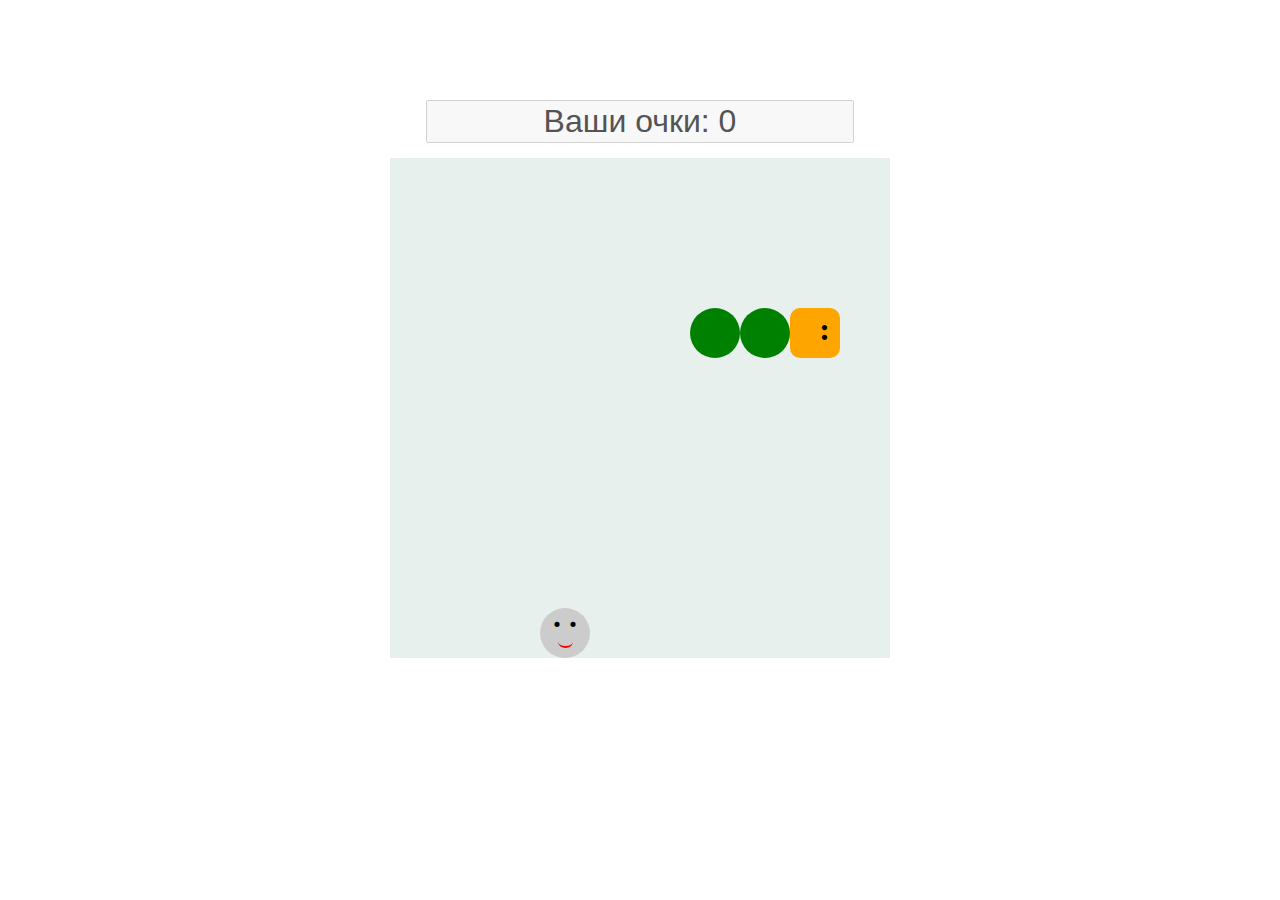
<file: lecture5 Змейка/imdex.html>
<!DOCTYPE html>
<html lang="ru">
    <head>
        <meta charset="UTF-8" />
        <meta name="viewport" content="width=device-width, initial-scale=1.0" />
        <link rel="stylesheet" href="style.css" />
        <title>Змейка</title>
    </head>
    <body></body>
    <script src="script.js"></script>
</html>
</file>
<file: style.css>
body {
	background: #333333;
	margin: 0;
}

.cards {
	margin: 48px auto;
	width: max-content;
	display: grid;
	grid-template-columns: repeat(4, 100px);
	gap: 16px;
	box-sizing: border-box;
}

.card {
	height: 100px;
	background: #111111;
	border: 5px solid #444444;
	cursor: pointer;
	color: #ffffff;
	display: flex;
  	justify-content: center;
  	align-items: center;
	font-size: 40px;
}

button {
	position: absolute;
  	left: 50%;
	font-size: 20px;
	width: 210px;
	height: 70px;
	transform: translateX(-50%);
	background: #111111;
	border: 5px solid #444444;
	color: #AAAAAA;
	cursor: pointer;
}

.timer {
	position: absolute;
	margin: 48px;
	right: 20px;
	color: #ffffff;
	font-size: 45px;
	white-space: pre-line;
	top: 0;
  }
</file>
<file: JS-Homework/style.css>
html {
    scroll-behavior: smooth;
}


body {
    background-color: white; 
    color: black;     
}

header {
    background-color: #fff;
    color: #049504;
    padding: 10px;
    text-align: center;
}

button {
    cursor: pointer;
    color: #049504;
}

.menu {
    display: flex;
    flex-wrap: wrap;
    width: 100%;
    justify-content: center;
}

.menu-item {
    display: flex;
    flex-direction: column;
    justify-content: space-between;

    border: 1px solid #ddd;
    margin: 10px;
    padding: 10px;
    width: 200px;
    background-color: #ffffff;
}

.cart {
    position: fixed;
    top: 0;
    right: "20px";
    bottom: "20px";
    width: 20%;
    height: "auto";
    padding: 10px;
    background-color: #ffffff;
    border: 1px solid #049504;
    color: #049504;
    display: none;
}

.cart-items {
    list-style: none;
    padding: 0;
}

.cart-item {
    position: relative;
    margin-bottom: 5px;
}

.checkout-btn {
    background-color: #1abf08;
    font-size: 13px;
    font-weight: bold;
    color: #fff;
    padding: 5px 10px;
    border: none;
    cursor: pointer;
    margin-top: 10px;
    border-radius: 3%;
}

.checkout-btn:hover {
    opacity: 0.7;
}

.checkout-btn:active {
    opacity: 0.5;
}

.item-img {
    width: 200px;
    height: 135px;
}

.item-category {
    font-size: 13px;
}

.price-weight {
    display: flex;
    justify-content: space-between;
    align-items: center;
    line-height: 16px;
}

.price-weight .weight {
    font-size: 13px;
    margin: auto 0;
}

.close-cart-btn {
    cursor: pointer;
    font-size: 24px;
    color: #333;
    background: none;
    border: none;
    outline: none;
    padding: 0;
    position: absolute;
    top: 10px;
    right: 10px;
}

.close-cart-btn:hover {
    opacity: 0.5;
}

.close-cart-btn:active {
    opacity: 0.3;
}

.remove-from-cart-btn {
    cursor: pointer;
    font-size: 24px;
    color: #333;
    background: none;
    border: none;
    outline: none;
    padding: 0;
    position: absolute;
    top: 0px;
    right: 0;
}

.remove-from-cart-btn:hover {
    opacity: 0.5;
}

.remove-from-cart-btn:active {
    opacity: 0.3;
}

.amount-cart-item {
    margin-right: 20px;
}

.name-remove-button {
    margin-bottom: 5px;
}

.cart-item-actions {
   display: flex;
    justify-content: space-between;
    align-items: center;
    padding: 10px; 
    margin-bottom: 15px;
}

.view-cart-btn {
    margin-left: auto;
    background: none;
    border: none;
    font-size: 26px;
    cursor: pointer;
    color: #049504;
}

.view-cart-btn:hover {
    opacity: 0.5;
}

.view-cart-btn:active {
    opacity: 0.3;
}

.header-data-wrapper {
    display: flex;
    margin-left: 2%;
    margin-right: 2%;
    align-items: center;
}

.header-data {
    display: flex;
    justify-content: center;
    align-items: center;
    width: 100%;
}

.quantity-btn {
    background: none;
    border: none;
    font-size: 15px;
}

.quantity-btn:hover {
    opacity: 0.5;
}

.quantity-btn:active {
    opacity: 0.3;
}

.add-to-cart-btn {
    background: none;
    border: none;
    font-size: 25px;
}

.add-to-cart-btn:hover {
    opacity: 0.5;
}

.add-to-cart-btn:active {
    opacity: 0.3;
}

.quantity {
    font-weight: bold;
    font-size: 20px;
}

.bars-btn {
    background: none;
    border: none;
    font-size: 26px;
}

.bars-btn:hover {
    opacity: 0.5;
}

.bars-btn:active {
    opacity: 0.3;
}

.bars-wrapper {
    margin-right: 2%;
}

.filter-menu {
    position: absolute;
    top: 9vh;
    
    display: none;
    background-color: #fff;
    box-shadow: 0 2px 4px rgba(0, 0, 0, 0.1);
    z-index: 100;
    border: 1px solid #049504;
}

.filter-menu.show {    
    display: flex;
    flex-direction: row;
}

.filter-item {
    display: flex;
    padding: 10px;
    cursor: pointer;
    border-bottom: 1px solid #ccc;
    justify-content: center;
}

.filter-item:last-child {
    border-bottom: none;
}

.filter-item:hover {
    background-color: #b5f3b5;
}

.filter-item:active {
    opacity: 0.5;
}

.active {
    background-color: #05fe05;
}

.arrow-up-btn {
    position: fixed;
    right: 2vw;
    bottom: 5vh;
    background: none;
    border: 1px solid #049504;
    border-radius: 50%;
    width: 40px;
    height: 40px;
    font-size: 20px;
    color: #453224;
    text-align: center;
    vertical-align: middle;
    display: none;
}

.arrow-up-btn:hover {
    background-color: #cbf7b3;
    opacity: 0.7;
}

.arrow-up-btn:active {
    background-color: #cbf7b3;
    opacity: 0.5;
}

.show-arrow-up-btn {
    display: inline-block;
}

.checkout-box-container {
    display: none;
    position: fixed;
    left: 0;
    top: 0;
    width: 100%;
    height: 100%;
    background: none;
    color: #453224;
}

.checkout-box {
    width: 50vw;
    height: 40vh;
    background-color: #cbf7b3;
    border: 2px solid #049504;
    position: fixed;
    top: 50%;
    left: 50%;
    transform: translate(-50%, -50%);
}

.checkout-box-content {
    margin: 2%;
}

.checkout-box-header {
    display: flex;
    justify-content: space-between;
    align-items: center;
}

.close-checkout-box {
    background: none;
    border: none;
    font-size: 25px;
}

.close-checkout-box:hover {
    opacity: 0.5;
}

.close-checkout-box:active {
    opacity: 0.3;
}

.thanks-for-order-container {
    display: none;
    position: fixed;
    left: 0;
    top: 0;
    width: 100%;
    height: 100%;
    background: none;
    color: #142e04;
}

.thanks-for-order {
    width: 50vw;
    height: 40vh;
    background-color: #9ef08e;
    border: 2px solid #049504;
    position: fixed;
    top: 50%;
    left: 50%;
    transform: translate(-50%, -50%);
}

.thanks-for-order-content {
    margin: 2%;
}

.thanks-close-thanks-container {
    display: flex;
    justify-content: center;
}

.thanks {
    font-size: 30px;
    font-weight: 550;
}

.thanks-description {
    text-align: center;
    font-size: 20px;
}

.close-thanks-btn {
    position: fixed;
    top: 2vh;
    right:2vw;
    background: none;
    border: none;
    font-size: 25px;
}

.close-thanks-btn:hover {
    opacity: 0.5;
}

.close-thanks-btn:active {
    opacity: 0.3;
}

.phone-number {
    font-size: 15px;
    width: 25vw;
    height: 3vh;
    margin-right: 1vw;
}

.place-order {
    font-size: 15px;
    padding: 5px;
    background: #049504;
    color: #fff;
    border: none;
    font-weight: bold; 
}

.place-order:hover {
    opacity: 0.7;
}

.place-order:active {
    opacity: 0.5;
}

.modal {
    display: none;
    position: fixed;
    z-index: 1000;
    left: 0;
    top: 0;
    width: 100%;
    height: 100%;
    overflow: auto;
    background-color: rgba(0, 0, 0, 0.9);
    zIndex: 1001
}

.modal-content {
    margin: auto;
    display: block;
    width: 80%;
    max-width: 700px;
    position: absolute;
    top: 50%;
    left: 50%;
    transform: translate(-50%, -50%);    
}

.close {
    position: absolute;
    top: 15px;
    right: 35px;
    color: #f1f1f1;
    font-size: 40px;
    font-weight: bold;
    cursor: pointer;
}

#caption {
    color: white;
    font-size: 40px;
    font-weight: bold;    
    text-align: center;
    padding: 10px 0;
    font-size: 20px;
}
</file>
<file: lecture1 Крестики-нолики/style.css>
* {
    box-sizing: border-box;
}

body {
    height: 100vh;
    display: flex;
    flex-direction: column;
    justify-content: center;
    align-items: center;
    background: linear-gradient(rgba(0, 0, 0, 0.4), transparent 1px),
    linear-gradient(90deg, rgba(0, 0, 0, 0.4), transparent 1px);
    background-size: 30px 30px;
    row-gap: 20px;
}

.res {
    color: green;
    font-weight: bold;
    font-size: 40px;
    font-family: 'Gill Sans', 'Gill Sans MT', Calibri, 'Trebuchet MS', sans-serif;
}

.game {
    width: 360px;
    height: 360px;
    display: flex;
    flex-wrap: wrap;
    outline: 2px solid #000;
}

.field {
    width: 120px;
    height: 120px;
    border: 2px solid #000;
    cursor: pointer;
}

.field.active {
    background: rgba(0, 255, 0, 0.5);
}

.new-game {
    border: none;
    color: #fff;
    background: green;
    padding: 10px 16px;
    font-size: 20px;
    border-radius: 5px;
    cursor: pointer;
}

.circle {
    width: 100;
    height: 100;
    stroke-dasharray: 283;
    stroke-dashoffset: 283;
    animation: draw 0.6s forwards;
}

.first, .second {
    stroke-dasharray: 128;
    stroke-dashoffset: 128;
}

.first {
    animation: draw 0.6s forwards;
}

.second {
    animation: draw 0.6s 0.6s forwards;
}

@keyframes draw {
    100% {
        stroke-dashoffset: 0;
    }
}
</file>
<file: lecture2_2048/style.css>
* {
    box-sizing: border-box;
    margin: 0;
    padding: 0;
}

body {
    background-color: #333;
    display: flex;
    justify-content: center;
    align-items: center;
    height: 100vh;
}

.game-board {
    position: relative;
    display: grid;
    grid-template-columns: repeat(4, 20vmin);
    grid-template-rows: repeat(4, 20vmin);
    gap: 2vmin;
    border-radius: 8px;
}

.cell {
    background: #444;
    border-radius: 8px;
}

.tile {
    --x: 0;
    --y: 0;

    position: absolute;
    top: calc(var(--y) * 22vmin);
    left: calc(var(--x) * 22vmin);
    display: flex;
    justify-content: center;
    align-items: center;
    width: 20vmin;
    height: 20vmin;
    font-size: 3rem;
    font-weight: bold;
    border-radius: 8px;
    background: hsl(25, 60%, var(--bgLightness));
    color: hsl(20, 25%, var(--textLightness));
}
</file>
<file: lecture3 Погода/style.css>
* {
    margin: 0;
    padding: 0;
    block-size: border-box;
    color: #fff;
}

body {
    font-family: Arial, Helvetica, sans-serif;
}

.app {
    background-image: url('./Погода фон/cold-bg.jpg');
    background-size: cover;
    /* cover - растягивает, сохраняя пропорции */
    background-position: bottom;

}

.app.warm {
    background-image: url('./Погода фон/warm-bg.jpg');
}

main {
    height: 100vh;
    background: linear-gradient(to bottom, rgba(0, 0, 0, 0.2), rgba(0, 0, 0, 0.75));
    padding: 25px;
}

.search-box {
    width: 100%;
    margin: 0 auto 75px;
}

.searchbar {
    display: block;
    padding: 15px;
    border: none;
    outline: none;
    background: rgba(255, 255, 255, 0.5);
    border-radius: 0 0 16px 16px;
    margin: 0 auto;
    margin-top: -25px;
    box-shadow: 0px 5px rgba(0, 0, 0, 0.2);
    color: #313131;
    font-size: 20px;
}

.searchbar:focus {
    background: rgba(255, 255, 255, 0.5);
}

.location-box .location {
    color: #fff;
    font-size: 32px;
    font-weight: 500;
    text-align: center;
    text-shadow: 3px 3px rgba(50, 50, 70, 0.5);
}

.location-box .date {
    color: #fff;
    font-size: 20px;
    font-weight: 500;
    font-style: italic;
    text-align: center;
    text-shadow: 2px 2px rgba(50, 50, 70, 0.5);
}

.weather-box {
    text-align: center;
}

.weather-box .temp {
    margin-block: 30px;
    background-color: rgba(0, 0, 0, 0.2);
    border-radius: 16px;
    padding: 15px 25px;
    font-size: 102px;
    font-weight: 900;
    text-shadow: 3px 6px rgba(50, 50, 70, 0.5);
    box-shadow: 3px 6px rgba(50, 50, 70, 0.2);
}

.weather-box .weather {
    font-size: 48px;
    font-weight: 700;
    text-shadow: 3px 3px rgba(50, 50, 70, 0.5);

}

.loader {
    width: 48px;
    height: 48px;
    border: 5px solid #FFF;
    border-bottom-color: transparent;
    border-radius: 50%;
    display: block;
    box-sizing: border-box;
    margin: 0 auto;
    animation: rotation 1s linear infinite;
    }

    @keyframes rotation {
        0% {
            transform: rotate(0deg);
        }
        100% {
            transform: rotate(360deg);
        }
    }
</file>
<file: module10/style.css>
body {
    font-family: 'Arial', sans-serif;
    background-color: #e9ecef;
    color: #212529;
}

table {
    border-collapse: collapse;
    width: 100%;
    margin-top: 20px;
}

th, td {
    border: 1px solid #dee2e6;
    padding: 12px;
    text-align: left;
}

th {
    background-color: #17a2b8;
    color: white;
}

.data-sort {
    cursor: pointer;
    text-decoration: underline;
    color: #28a745;
}

h1 {
    font-size: 26px;
    color: #6c757d;
    margin-bottom: 20px;
}

.filter-form, .input-form {
    background-color: white;
    padding: 20px;
    border-radius: 5px;
    box-shadow: 0 4px 8px rgba(0, 0, 0, 0.1);
}

button {
    background-color: #28a745;
    color: white;
    padding: 10px 20px;
    border: none;
    border-radius: 4px;
    box-shadow: 0 2px 4px rgba(0, 0, 0, 0.2);
    cursor: pointer;
    transition: background-color 0.3s ease;
}

button:hover {
    background-color: #218838;
}


.input-group-append {
    text-align: right;
    margin-top: 10px;
}

.input-group button {
    margin-left: 10px;
}
</file>
<file: module11/style.css>
body {
    font-family: 'Arial', sans-serif;
    background-color: #e9ecef;
    color: #212529;
}

table {
    border-collapse: collapse;
    width: 100%;
    margin-top: 20px;
}

th, td {
    border: 1px solid #dee2e6;
    padding: 12px;
    text-align: left;
}

th {
    background-color: #17a2b8;
    color: white;
}

.data-sort {
    cursor: pointer;
    text-decoration: underline;
    color: #28a745;
}

h1 {
    font-size: 26px;
    color: #6c757d;
    margin-bottom: 20px;
}

.filter-form, .input-form {
    background-color: white;
    padding: 20px;
    border-radius: 5px;
    box-shadow: 0 4px 8px rgba(0, 0, 0, 0.1);
}

button {
    background-color: #28a745;
    color: white;
    padding: 10px 20px;
    border: none;
    border-radius: 4px;
    box-shadow: 0 2px 4px rgba(0, 0, 0, 0.2);
    cursor: pointer;
    transition: background-color 0.3s ease;
}

button:hover {
    background-color: #218838;
}


.input-group-append {
    text-align: right;
    margin-top: 10px;
}

.input-group button {
    margin-left: 10px;
}
</file>
<file: lecture4 Маркетплейс/wilberries-main/css/style.css>
* {
    box-sizing: border-box;
}

body {
    margin: 0;
    font-family: 'Lato', sans-serif;
}

img {
    max-width: 100%;
    height: auto;
}

.header {
    padding: 15px 0;
}

.navigation {
    list-style: none;
    padding: 0;
    margin: 0;
}

.navigation-link {
    text-decoration: none;
    text-transform: uppercase;
    color: #939699;
    font-family: 'Lato', sans-serif;
    font-style: normal;
    font-weight: 900;
    font-size: 14px;
    line-height: 20px;
    letter-spacing: 0.5px;
}

button {
    cursor: pointer;
}

.button {
    padding: 10px 20px;
    background: #4592FF;
    border-radius: 20px;
    border: none;
    color: #fff;
    font-family: 'Lato',
    sans-serif;
    font-style: normal;
    font-weight: 900;
    font-size: 14px;
    line-height: 20px;
    display: flex;
    align-items: center;
}

.button-icon, .button-price {
    margin-right: 10px;
    
}

.button-icon {
    margin-left: 10px;
}

.button-icon:last-child {
    margin-right: 0;
    
}

.cart-count {
    margin-left: 10px;
}

.show-goods .slider,
.show-goods .special-offers {
    display: none;
}

.long-goods {
    display: none;
}

.show-goods .long-goods {
    display: block;
}

.slide {
    padding-top: 90px;
    padding-bottom: 110px;
    min-height: 568px;
}

.slide-1 {
    background: #B4D1E0 url('../img/slide-image-1.png') no-repeat top right 30%;
}

.slide-2 {
    background: #b9e0b4 url('../img/slide-image-1.png') no-repeat top right 30%;
}

.label {
    background-color: #3DC47E;
    border-radius: 3px;
    padding: 5px 12px;
    color: #fff;
    font-size: 12px;
    line-height: 15px;
}

.slide-title {
    color: #262D33;
    font-size: 55px;
    line-height: 70px;
    font-family: 'Roboto Slab',
    serif;
    margin-top: 20px;
    margin-bottom: 15px;
}

.slide-description {
    font-size: 18px;
    line-height: 30px;
    color: #4B5157;
    max-width: 335px;
    margin-bottom: 40px;
}

.slider {
    position: relative;
}

.slider-nav {
    position: absolute;
    top: 50%;
    width: 100%;
    transform: translateY(-50%);
    z-index: 9;
}

.slider-button {
    background-color: transparent;
    border: none;
    cursor: pointer;
}

.card {
    min-height: 370px;
    border-radius: 10px;
    padding-top: 60px;
    padding-left: 46px;
    padding-right: 46px;
    padding-bottom: 80px;
}

.card-1 {
    background: #E3E2E3 url('../img/card-image-1.jpg') no-repeat top right;
    background-size: cover;
}

.card-2 {
    background: #000 url('../img/card-image-2.jpg') no-repeat top right;
    background-size: cover;
}

.card-3 {
    padding-top: 35px;
    background: #CCD5E6 url('../img/card-image-3.png') no-repeat top right 10%;
    background-size: contain;
}

.card-4 {
    display: flex;
    flex-direction: column;
    align-items: flex-start;
    padding-top: 35px;
    padding-left: 25px;
    background: #FF4F52 url('../img/card-image-4.png') no-repeat top right;
    background-size: contain;
}

.goods-card-btn {
    display: block;
    width: 100px;
    margin: auto auto 0;
}

.goods-card-btn .button-price{
    margin: 0;
}

.card-title {
    color: #262D33;
    font-size: 25px;
    line-height: 30px;
    font-family: 'Roboto Slab',
    serif;
    max-width: 222px;
    margin: 0;
}

.card-title.large {
    max-width: 420px;
    font-size: 40px;
    line-height: 50px;
    margin-top: 30px;
    margin-bottom: 20px;
}

.card-text {
    max-width: 176px;
    color: #4B5157;
    font-size: 14px;
    line-height: 20px;
    margin-bottom: 25px;
}

.card-text.large {
    max-width: 320px;

}

.card-price {
    color: #ffffff;
    font-size: 14px;
    line-height: 20px;
    font-weight: 900;
}

.text-light {
    color: #fff
}

.section-title {
    font-family: 'Roboto Slab',
    serif;
    font-size: 25px;
    line-height: 30px;
    color: #262D33;
}

.more {
    text-decoration: none;
    color: #262D33;
    font-weight: 900;
    font-size: 14px;
    line-height: 20px;
    padding: 10px;
}

.goods-card {
    display: flex;
    flex-direction: column;
    position: relative;
    text-align: center;
    padding: 30px 35px 35px;
    min-height: 440px;
}

.goods-card .label {
    position: absolute;
    left: 18px;
    top: 18px;
}

.goods-title {
    margin-top: 15px;
    margin-bottom: 5px;
    color: #262D33;
    font-size: 16px;
    line-height: 25px;
    font-family: 'Roboto Slab',
    serif;
}

.goods-image {
    object-fit: contain;
    height: 190px;
}

.goods-description {
    color: #4B5157;
    font-size: 14px;
    line-height: 20px;
}

.goods-price {
    color: #262D33;
    margin-top: 30px;
    font-size: 18px;
    line-height: 30px;
    font-weight: 900;
}

.button-four {
    margin-top: auto;
}

.footer-menu {
    list-style-type: none;
    margin: 0;
    padding: 0;
}

.footer {
    background: #8F79D4;
    padding-top: 45px;
    padding-bottom: 40px;
    color: #fff;
}

.footer-menu-item:not(:last-child) {
    margin-right: 40px;
}

.footer-menu-link {
    color: #fff;
    text-decoration: none;
    font-weight: 900;
    font-size: 14px;
    line-height: 20px;
}

.social-link {
    text-decoration: none;
    margin-left: 15px;
}

.footer-text {
    color: #E7D9FF;
    font-size: 14px;
    line-height: 20px;
}

.footer-line {
    opacity: 0.5;
}

.top-link {
    text-decoration: none;
    color: #fff;
}

.top-link-text {
    margin-right: 15px;
}

.payment-logo {
    vertical-align: middle;
    margin-right: 25px;
}

.overlay {
    display: none;
    justify-content: center;
    align-items: center;
    position: fixed;
    top: 0;
    bottom: 0;
    left: 0;
    right: 0;
    z-index: 999;
    background-color: rgba(0,0,0,0.3);
}

.overlay.show {
    display: flex;
}

.modal {
    background-color: #e0e0ff;
    min-width: 600px;
    max-height: 400px;
    padding: 30px;
    overflow: scroll;
    position: relative;
}

.modal-header{
    display: flex;
    justify-content: space-between;
}

.modal-title {
    margin-top: 0;
    margin-bottom: 15px;
}

.modal-close {
    position: absolute;
    background-color: transparent;
    right: 15px;
    top: 15px;
    font-size: 24px;
    border: none;
}

.modal-form {
    display: flex;
    justify-content: space-between;
    flex-wrap: wrap;
}

.modal-input {
    margin-right: 30px;
    height: 40px;
    padding: 10px;
    border-radius: 20px;
    border-style: none;
    margin-bottom: 30px;
}

.cart-table {
    border-collapse: collapse;
    min-width: 540px;
    margin-bottom: 15px;
}

.cart-table th,
.cart-table td{
    text-align: left;
    border: 1px solid black
}

.cart-buy{
    background-color: #28a745;
    border-color: #28a745;
    display: block;
    margin-left: auto;
    height: 40px;
}


.mw-160 {
    max-width: 160px;
}


.col-price {
    width: 100px;
}

.col-minus {
    width: 15px;
}

.col-qty {
    width: 15px;
}

.col-plus {
    width: 15px;
}

.col-total-price {
    width: 120px;
}

.col-delete {
    width: 5px;
}


@media (max-width: 1200px) {
    .slide-1 {
        background-size: cover;
    }

    .card-3 {
        background-size: cover;
    }
}

@media (max-width: 992px) {
    .slider-nav {
        display: none;
    }

    .modal {
        min-width: 400px;
        max-height: 300px;
        padding: 20px;
    }

}

@media (max-width: 576px) {
    .slide-title {
        font-size: 36px;
        line-height: 1.4;
        margin-bottom: 0;
    }

    .card {
        background-position: left top;
    }

    .card-4 {
        background-position: right top;
    }

    .card {
        padding: 30px;
        min-height: 300px;
    }

    .modal {
        min-width: 300px;
        max-height: 400px;
        padding: 20px;
    }

}
</file>
<file: lecture5 Змейка/style.css>
* {
    box-sizing: border-box;
}

body {
    display: flex;
    flex-direction: column;
    align-items: center;
    row-gap: 15px;
    margin: 100px;
}

.field {
    width: 500px;
    height: 500px;
    display: flex;
    flex-wrap: wrap;
    background: #e7f0ed;
}

.excel {
    width: 50px;
    height: 50px;
    padding: 5px;
}

.snake-body {
    background: green;
    border-radius: 50%;
}

.snake-head {
    background: orange;
    border-radius: 20%;
    position: relative;
}

.snake-head::before {
    content: ":";
    position: absolute;
    font-size: 2rem;
    font-weight: bold;
    line-height: 1;
    right: 10px;
}

.mouse {
    background: #ccc;
    border-radius: 50%;
    position: relative;
}

.mouse::before {
    content: ". .";
    position: absolute;
    font-size: 2rem;
    line-height: 0.5;
    font-weight: bold;
    top: 0;
    width: 80%;
    text-align: center;
}

.mouse::after {
    content: "";
    height: 10px;
    width: 30%;
    border-radius: 50%;
    border-bottom: 2px solid red;
    position: absolute;
    bottom: 10px;
    left: 35%;
}

input {
    font-size: 2rem;
    text-align: center;
}
</file>
